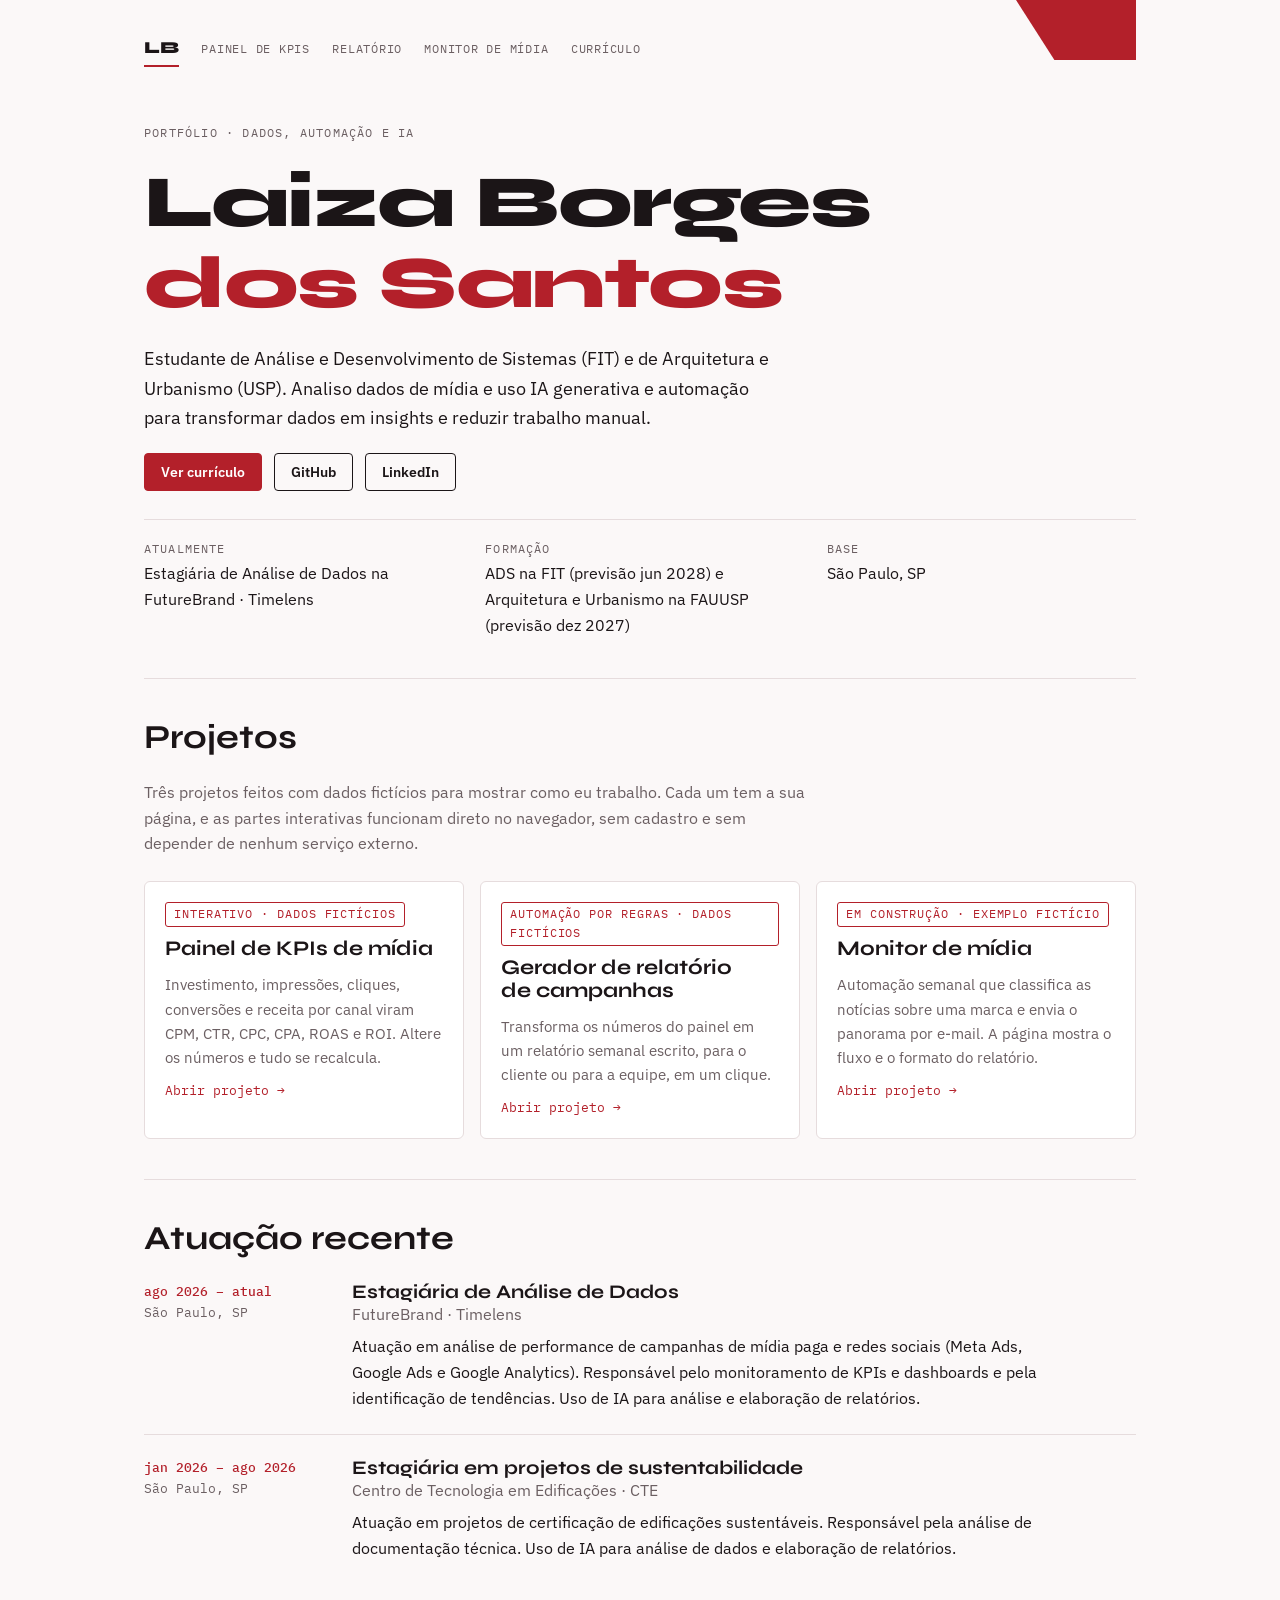
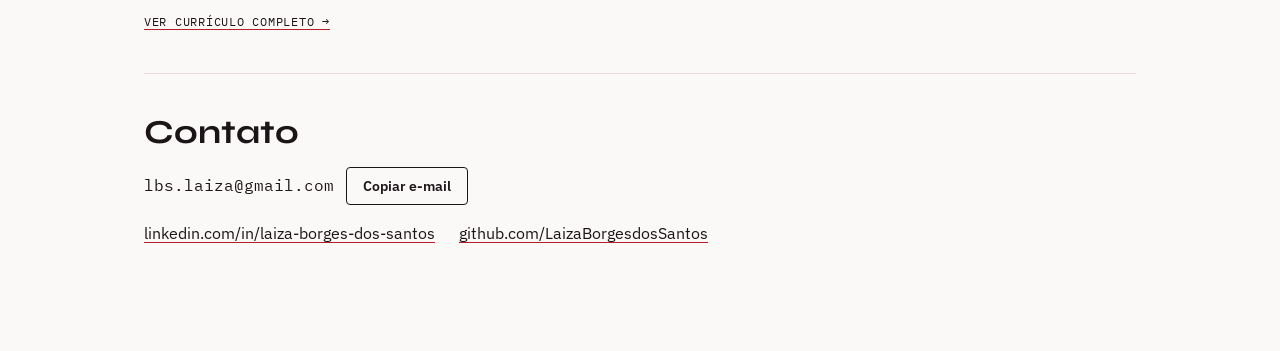
<file: index.html>
<!doctype html>
<html lang="pt-BR">
<head>
<meta charset="utf-8">
<meta name="viewport" content="width=device-width,initial-scale=1,viewport-fit=cover">
<title>Laiza Borges dos Santos · Dados, automação e IA</title>
<meta name="description" content="Portfólio de Laiza Borges dos Santos: análise de dados de mídia, automação e IA generativa. Projetos interativos, currículo e contato.">
<meta property="og:type" content="website">
<meta property="og:title" content="Laiza Borges dos Santos · Dados, automação e IA">
<meta property="og:description" content="Análise de dados de mídia, automação e IA generativa para transformar dados em insights e reduzir trabalho manual.">
<meta name="theme-color" content="#B3202A">
<link rel="icon" href="data:image/svg+xml,%3Csvg xmlns='http://www.w3.org/2000/svg' viewBox='0 0 32 32'%3E%3Crect width='32' height='32' rx='6' fill='%23B3202A'/%3E%3Ctext x='16' y='22' font-family='sans-serif' font-size='16' font-weight='700' text-anchor='middle' fill='white'%3ELB%3C/text%3E%3C/svg%3E">
<link rel="preconnect" href="https://fonts.googleapis.com">
<link rel="preconnect" href="https://fonts.gstatic.com" crossorigin>
<link href="https://fonts.googleapis.com/css2?family=IBM+Plex+Mono:wght@400;500&family=IBM+Plex+Sans:wght@400;500;600&family=Syne:wght@600;700;800&display=swap" rel="stylesheet">
<link rel="stylesheet" href="style.css">
</head>
<body>
<div class="page">
  <div class="corner" aria-hidden="true"></div>

  <nav class="nav" aria-label="Principal">
    <a class="brand" href="index.html" aria-current="page">LB</a>
    <a href="painel.html">Painel de KPIs</a>
    <a href="relatorio.html">Relatório</a>
    <a href="monitor.html">Monitor de mídia</a>
    <a href="curriculo.html">Currículo</a>
  </nav>

  <header class="hero">
    <p class="label">Portfólio · Dados, automação e IA</p>
    <h1>Laiza Borges <span>dos Santos</span></h1>
    <p class="lead">Estudante de Análise e Desenvolvimento de Sistemas (FIT) e de Arquitetura e Urbanismo (USP). Analiso dados de mídia e uso IA generativa e automação para transformar dados em insights e reduzir trabalho manual.</p>
    <div class="actions">
      <a class="btn primary" href="curriculo.html">Ver currículo</a>
      <a class="btn" href="https://github.com/LaizaBorgesdosSantos" target="_blank" rel="noopener">GitHub</a>
      <a class="btn" href="https://www.linkedin.com/in/laiza-borges-dos-santos" target="_blank" rel="noopener">LinkedIn</a>
    </div>
    <dl class="facts">
      <div><dt>Atualmente</dt><dd>Estagiária de Análise de Dados na FutureBrand · Timelens</dd></div>
      <div><dt>Formação</dt><dd>ADS na FIT (previsão jun 2028) e Arquitetura e Urbanismo na FAUUSP (previsão dez 2027)</dd></div>
      <div><dt>Base</dt><dd>São Paulo, SP</dd></div>
    </dl>
  </header>

  <section id="projetos">
    <h2>Projetos</h2>
    <p class="sub">Três projetos feitos com dados fictícios para mostrar como eu trabalho. Cada um tem a sua página, e as partes interativas funcionam direto no navegador, sem cadastro e sem depender de nenhum serviço externo.</p>
    <div class="cards">
      <a class="card" href="painel.html">
        <span class="tag">Interativo · dados fictícios</span>
        <h3>Painel de KPIs de mídia</h3>
        <p>Investimento, impressões, cliques, conversões e receita por canal viram CPM, CTR, CPC, CPA, ROAS e ROI. Altere os números e tudo se recalcula.</p>
        <span class="go">Abrir projeto →</span>
      </a>
      <a class="card" href="relatorio.html">
        <span class="tag">Automação por regras · dados fictícios</span>
        <h3>Gerador de relatório de campanhas</h3>
        <p>Transforma os números do painel em um relatório semanal escrito, para o cliente ou para a equipe, em um clique.</p>
        <span class="go">Abrir projeto →</span>
      </a>
      <a class="card" href="monitor.html">
        <span class="tag">Em construção · exemplo fictício</span>
        <h3>Monitor de mídia</h3>
        <p>Automação semanal que classifica as notícias sobre uma marca e envia o panorama por e-mail. A página mostra o fluxo e o formato do relatório.</p>
        <span class="go">Abrir projeto →</span>
      </a>
    </div>
  </section>

  <section id="atuacao">
    <h2>Atuação recente</h2>
    <div class="timeline">
      <article class="job">
        <div class="when"><strong>ago 2026 – atual</strong>São Paulo, SP</div>
        <div>
          <h3>Estagiária de Análise de Dados</h3>
          <p class="org">FutureBrand · Timelens</p>
          <p class="d">Atuação em análise de performance de campanhas de mídia paga e redes sociais (Meta Ads, Google Ads e Google Analytics). Responsável pelo monitoramento de KPIs e dashboards e pela identificação de tendências. Uso de IA para análise e elaboração de relatórios.</p>
        </div>
      </article>
      <article class="job">
        <div class="when"><strong>jan 2026 – ago 2026</strong>São Paulo, SP</div>
        <div>
          <h3>Estagiária em projetos de sustentabilidade</h3>
          <p class="org">Centro de Tecnologia em Edificações · CTE</p>
          <p class="d">Atuação em projetos de certificação de edificações sustentáveis. Responsável pela análise de documentação técnica. Uso de IA para análise de dados e elaboração de relatórios.</p>
        </div>
      </article>
    </div>
    <p><a class="back" href="curriculo.html">Ver currículo completo →</a></p>
  </section>

  <section class="contact" id="contato">
    <h2>Contato</h2>
    <div class="mail">
      <code id="email">lbs.laiza@gmail.com</code>
      <button type="button" id="copy">Copiar e-mail</button>
      <span class="legend" id="copy-msg" role="status"></span>
    </div>
    <p class="links">
      <a href="https://www.linkedin.com/in/laiza-borges-dos-santos" target="_blank" rel="noopener">linkedin.com/in/laiza-borges-dos-santos</a>
      <a href="https://github.com/LaizaBorgesdosSantos" target="_blank" rel="noopener">github.com/LaizaBorgesdosSantos</a>
    </p>
  </section>
</div>
<script src="common.js"></script>
</body>
</html>
</file>
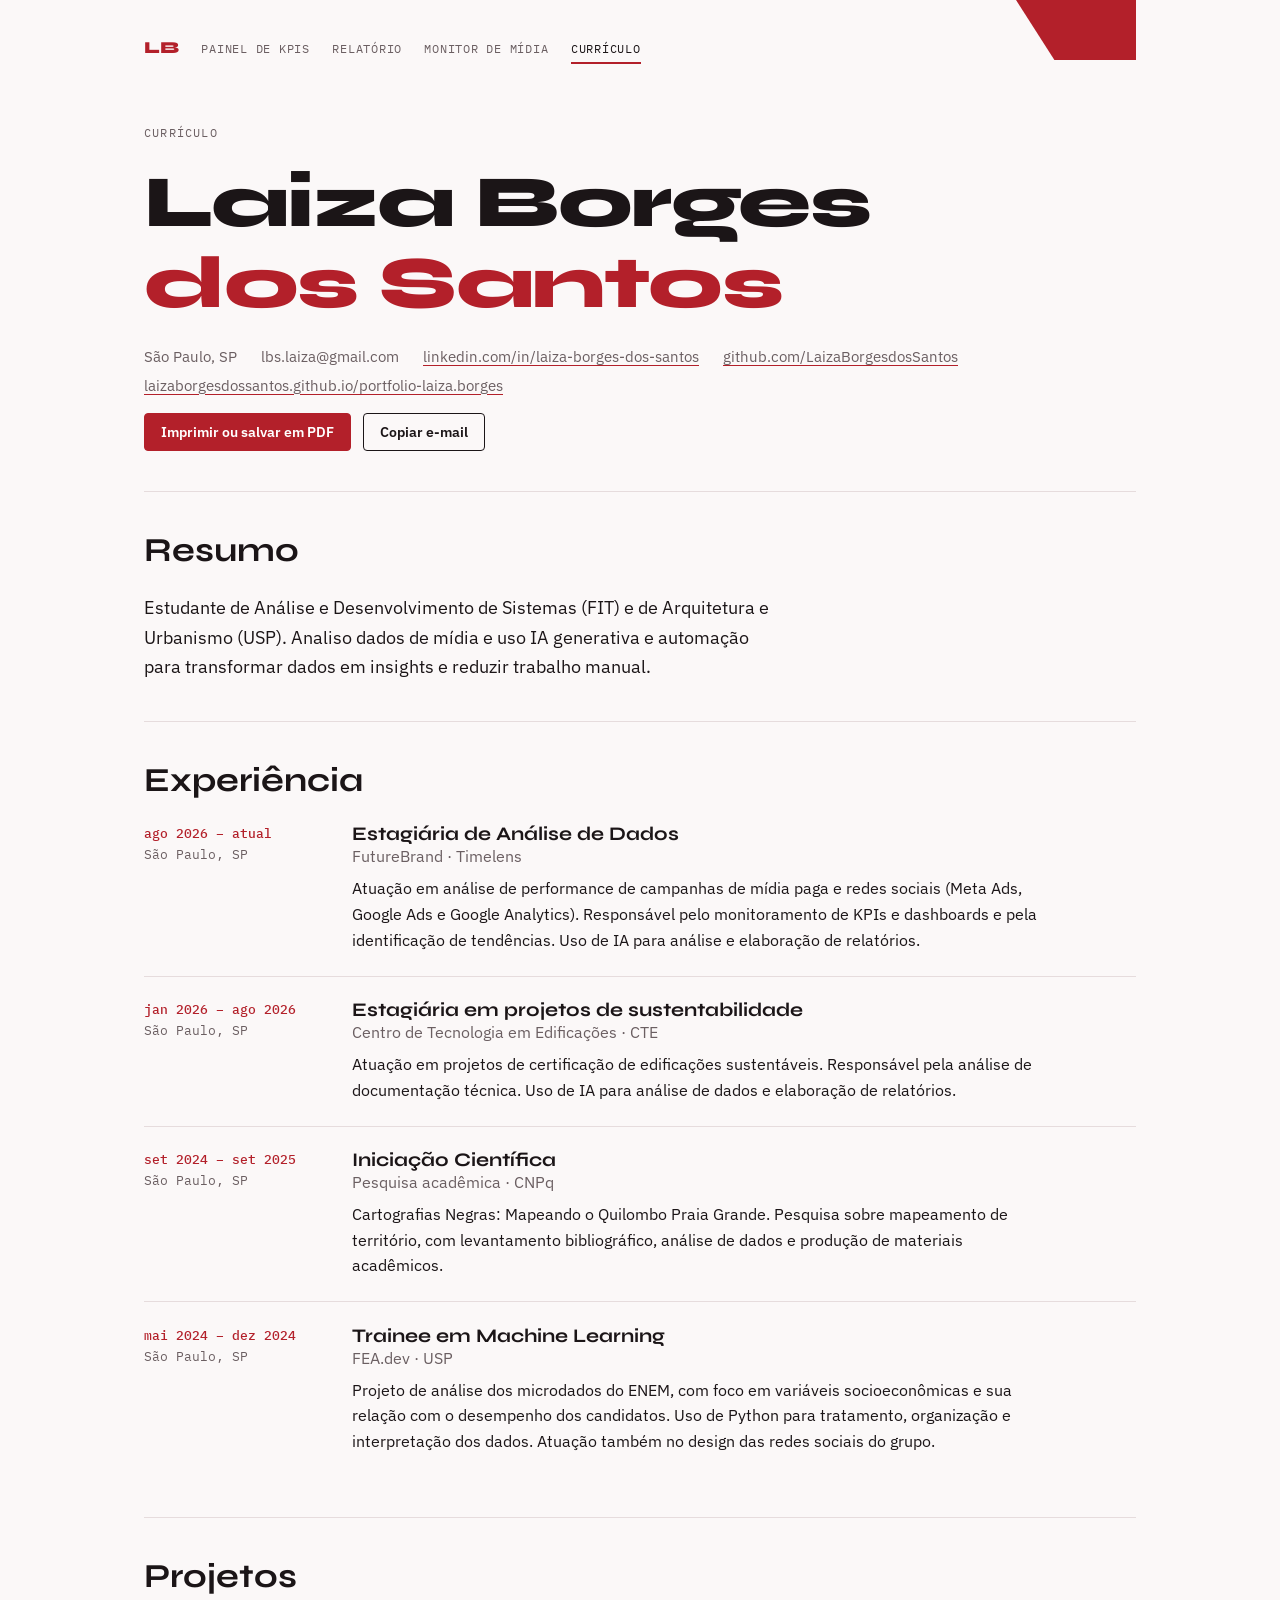
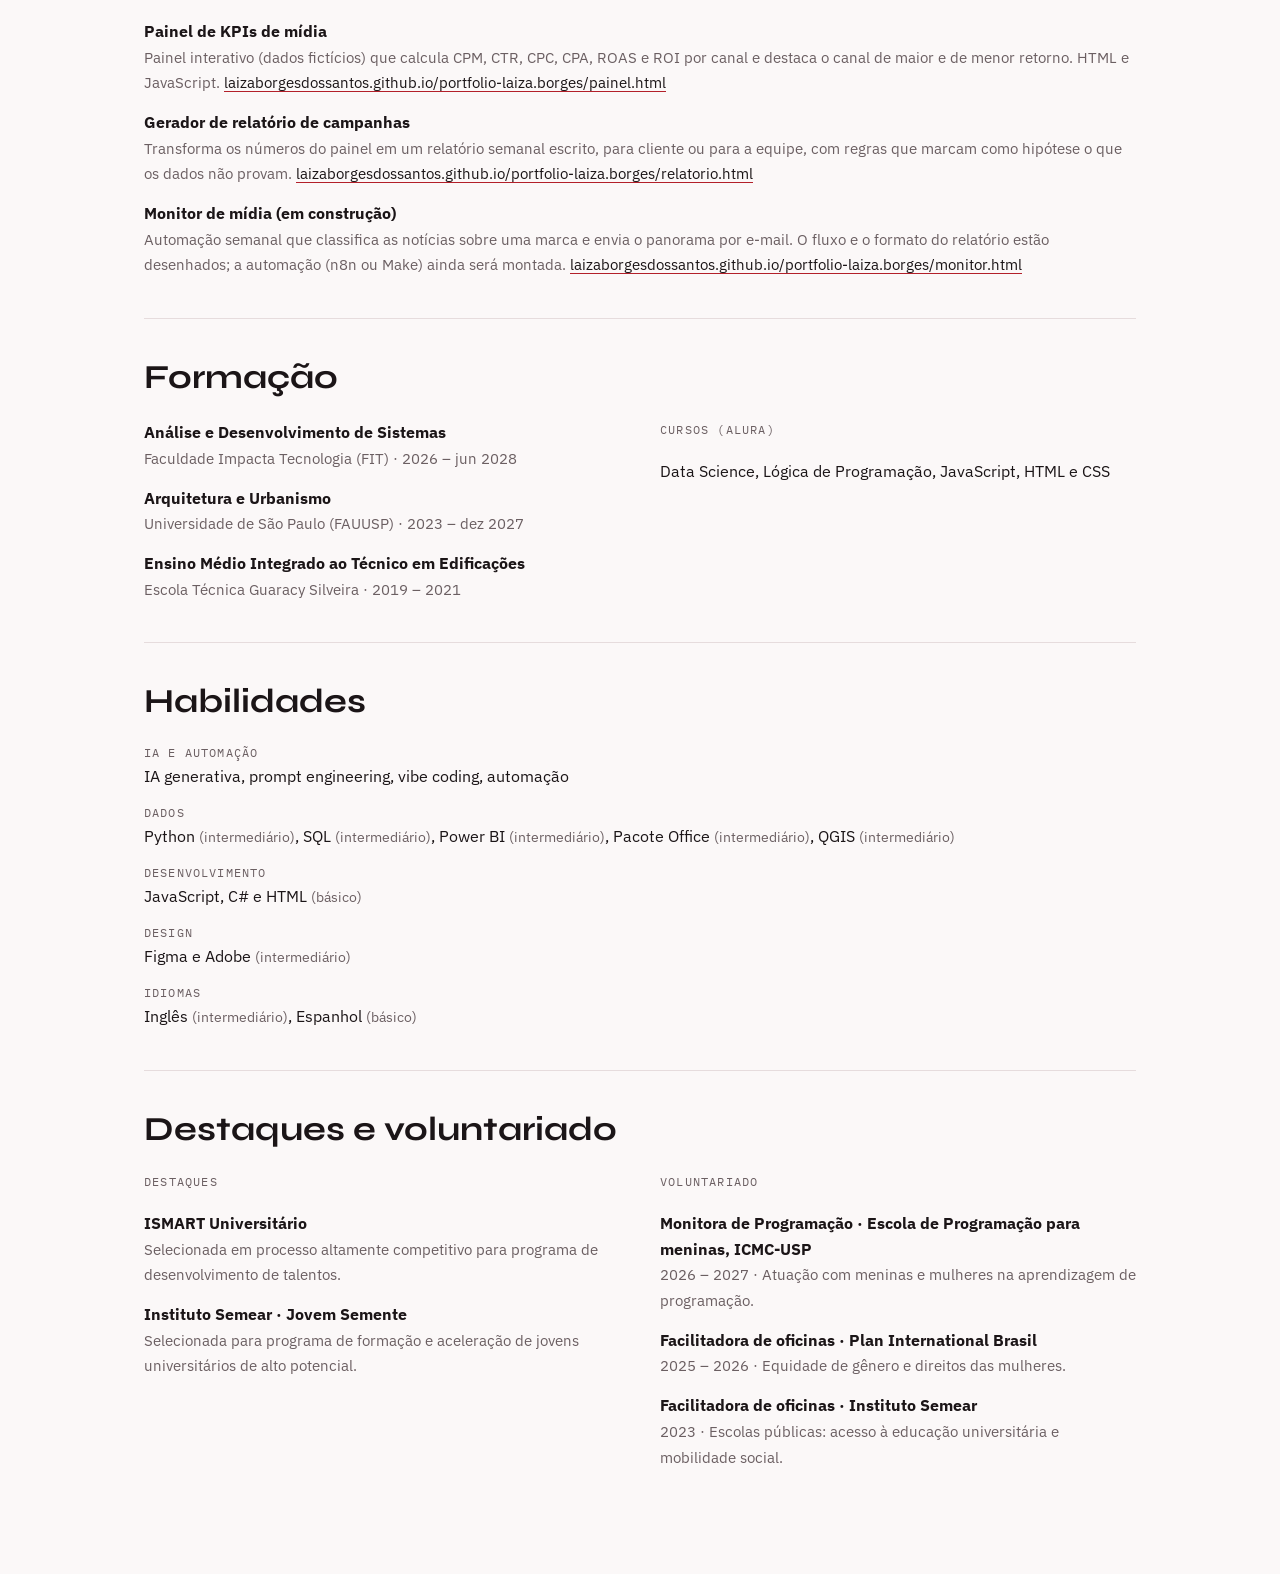
<file: curriculo.html>
<!doctype html>
<html lang="pt-BR">
<head>
<meta charset="utf-8">
<meta name="viewport" content="width=device-width,initial-scale=1,viewport-fit=cover">
<title>Currículo · Laiza Borges dos Santos</title>
<meta name="description" content="Currículo de Laiza Borges dos Santos: experiência em análise de dados de mídia, formação em ADS (FIT) e Arquitetura e Urbanismo (USP), habilidades, destaques e voluntariado.">
<meta property="og:type" content="profile">
<meta property="og:title" content="Currículo · Laiza Borges dos Santos">
<meta property="og:description" content="Experiência, formação, habilidades, destaques e voluntariado.">
<meta name="theme-color" content="#B3202A">
<link rel="icon" href="data:image/svg+xml,%3Csvg xmlns='http://www.w3.org/2000/svg' viewBox='0 0 32 32'%3E%3Crect width='32' height='32' rx='6' fill='%23B3202A'/%3E%3Ctext x='16' y='22' font-family='sans-serif' font-size='16' font-weight='700' text-anchor='middle' fill='white'%3ELB%3C/text%3E%3C/svg%3E">
<link rel="preconnect" href="https://fonts.googleapis.com">
<link rel="preconnect" href="https://fonts.gstatic.com" crossorigin>
<link href="https://fonts.googleapis.com/css2?family=IBM+Plex+Mono:wght@400;500&family=IBM+Plex+Sans:wght@400;500;600&family=Syne:wght@600;700;800&display=swap" rel="stylesheet">
<link rel="stylesheet" href="style.css">
</head>
<body>
<div class="page">
  <div class="corner" aria-hidden="true"></div>

  <nav class="nav" aria-label="Principal">
    <a class="brand" href="index.html">LB</a>
    <a href="painel.html">Painel de KPIs</a>
    <a href="relatorio.html">Relatório</a>
    <a href="monitor.html">Monitor de mídia</a>
    <a href="curriculo.html" aria-current="page">Currículo</a>
  </nav>

  <header class="hero">
    <p class="label">Currículo</p>
    <h1>Laiza Borges <span>dos Santos</span></h1>
    <div class="cv-top">
      <p class="cv-contact">
        <span>São Paulo, SP</span>
        <span id="email">lbs.laiza@gmail.com</span>
        <a href="https://www.linkedin.com/in/laiza-borges-dos-santos" target="_blank" rel="noopener">linkedin.com/in/laiza-borges-dos-santos</a>
        <a href="https://github.com/LaizaBorgesdosSantos" target="_blank" rel="noopener">github.com/LaizaBorgesdosSantos</a>
        <a href="https://laizaborgesdossantos.github.io/portfolio-laiza.borges/" target="_blank" rel="noopener">laizaborgesdossantos.github.io/portfolio-laiza.borges</a>
      </p>
      <div class="actions noprint">
        <button type="button" id="print" class="primary">Imprimir ou salvar em PDF</button>
        <button type="button" id="copy">Copiar e-mail</button>
        <span class="legend" id="copy-msg" role="status"></span>
      </div>
    </div>
  </header>

  <section id="resumo">
    <h2>Resumo</h2>
    <p class="lead">Estudante de Análise e Desenvolvimento de Sistemas (FIT) e de Arquitetura e Urbanismo (USP). Analiso dados de mídia e uso IA generativa e automação para transformar dados em insights e reduzir trabalho manual.</p>
  </section>

  <section id="experiencia">
    <h2>Experiência</h2>
    <div class="timeline">
      <article class="job">
        <div class="when"><strong>ago 2026 – atual</strong>São Paulo, SP</div>
        <div>
          <h3>Estagiária de Análise de Dados</h3>
          <p class="org">FutureBrand · Timelens</p>
          <p class="d">Atuação em análise de performance de campanhas de mídia paga e redes sociais (Meta Ads, Google Ads e Google Analytics). Responsável pelo monitoramento de KPIs e dashboards e pela identificação de tendências. Uso de IA para análise e elaboração de relatórios.</p>
        </div>
      </article>
      <article class="job">
        <div class="when"><strong>jan 2026 – ago 2026</strong>São Paulo, SP</div>
        <div>
          <h3>Estagiária em projetos de sustentabilidade</h3>
          <p class="org">Centro de Tecnologia em Edificações · CTE</p>
          <p class="d">Atuação em projetos de certificação de edificações sustentáveis. Responsável pela análise de documentação técnica. Uso de IA para análise de dados e elaboração de relatórios.</p>
        </div>
      </article>
      <article class="job">
        <div class="when"><strong>set 2024 – set 2025</strong>São Paulo, SP</div>
        <div>
          <h3>Iniciação Científica</h3>
          <p class="org">Pesquisa acadêmica · CNPq</p>
          <p class="d">Cartografias Negras: Mapeando o Quilombo Praia Grande. Pesquisa sobre mapeamento de território, com levantamento bibliográfico, análise de dados e produção de materiais acadêmicos.</p>
        </div>
      </article>
      <article class="job">
        <div class="when"><strong>mai 2024 – dez 2024</strong>São Paulo, SP</div>
        <div>
          <h3>Trainee em Machine Learning</h3>
          <p class="org">FEA.dev · USP</p>
          <p class="d">Projeto de análise dos microdados do ENEM, com foco em variáveis socioeconômicas e sua relação com o desempenho dos candidatos. Uso de Python para tratamento, organização e interpretação dos dados. Atuação também no design das redes sociais do grupo.</p>
        </div>
      </article>
    </div>
  </section>

  <section id="projetos">
    <h2>Projetos</h2>
    <ul class="plain">
      <li>
        <strong>Painel de KPIs de mídia</strong>
        <span>Painel interativo (dados fictícios) que calcula CPM, CTR, CPC, CPA, ROAS e ROI por canal e destaca o canal de maior e de menor retorno. HTML e JavaScript. <a href="https://laizaborgesdossantos.github.io/portfolio-laiza.borges/painel.html" target="_blank" rel="noopener">laizaborgesdossantos.github.io/portfolio-laiza.borges/painel.html</a></span>
      </li>
      <li>
        <strong>Gerador de relatório de campanhas</strong>
        <span>Transforma os números do painel em um relatório semanal escrito, para cliente ou para a equipe, com regras que marcam como hipótese o que os dados não provam. <a href="https://laizaborgesdossantos.github.io/portfolio-laiza.borges/relatorio.html" target="_blank" rel="noopener">laizaborgesdossantos.github.io/portfolio-laiza.borges/relatorio.html</a></span>
      </li>
      <li>
        <strong>Monitor de mídia (em construção)</strong>
        <span>Automação semanal que classifica as notícias sobre uma marca e envia o panorama por e-mail. O fluxo e o formato do relatório estão desenhados; a automação (n8n ou Make) ainda será montada. <a href="https://laizaborgesdossantos.github.io/portfolio-laiza.borges/monitor.html" target="_blank" rel="noopener">laizaborgesdossantos.github.io/portfolio-laiza.borges/monitor.html</a></span>
      </li>
    </ul>
  </section>

  <section id="formacao">
    <h2>Formação</h2>
    <div class="two">
      <ul class="plain">
        <li><strong>Análise e Desenvolvimento de Sistemas</strong><span>Faculdade Impacta Tecnologia (FIT) · 2026 – jun 2028</span></li>
        <li><strong>Arquitetura e Urbanismo</strong><span>Universidade de São Paulo (FAUUSP) · 2023 – dez 2027</span></li>
        <li><strong>Ensino Médio Integrado ao Técnico em Edificações</strong><span>Escola Técnica Guaracy Silveira · 2019 – 2021</span></li>
      </ul>
      <div>
        <p class="label">Cursos (Alura)</p>
        <p>Data Science, Lógica de Programação, JavaScript, HTML e CSS</p>
      </div>
    </div>
  </section>

  <section id="habilidades">
    <h2>Habilidades</h2>
    <dl class="rows">
      <div><dt>IA e automação</dt><dd>IA generativa, prompt engineering, vibe coding, automação</dd></div>
      <div><dt>Dados</dt><dd>Python <span class="lvl">(intermediário)</span>, SQL <span class="lvl">(intermediário)</span>, Power BI <span class="lvl">(intermediário)</span>, Pacote Office <span class="lvl">(intermediário)</span>, QGIS <span class="lvl">(intermediário)</span></dd></div>
      <div><dt>Desenvolvimento</dt><dd>JavaScript, C# e HTML <span class="lvl">(básico)</span></dd></div>
      <div><dt>Design</dt><dd>Figma e Adobe <span class="lvl">(intermediário)</span></dd></div>
      <div><dt>Idiomas</dt><dd>Inglês <span class="lvl">(intermediário)</span>, Espanhol <span class="lvl">(básico)</span></dd></div>
    </dl>
  </section>

  <section id="outras">
    <h2>Destaques e voluntariado</h2>
    <div class="two">
      <div>
        <p class="label">Destaques</p>
        <ul class="plain">
          <li><strong>ISMART Universitário</strong><span>Selecionada em processo altamente competitivo para programa de desenvolvimento de talentos.</span></li>
          <li><strong>Instituto Semear · Jovem Semente</strong><span>Selecionada para programa de formação e aceleração de jovens universitários de alto potencial.</span></li>
        </ul>
      </div>
      <div>
        <p class="label">Voluntariado</p>
        <ul class="plain">
          <li><strong>Monitora de Programação · Escola de Programação para meninas, ICMC-USP</strong><span>2026 – 2027 · Atuação com meninas e mulheres na aprendizagem de programação.</span></li>
          <li><strong>Facilitadora de oficinas · Plan International Brasil</strong><span>2025 – 2026 · Equidade de gênero e direitos das mulheres.</span></li>
          <li><strong>Facilitadora de oficinas · Instituto Semear</strong><span>2023 · Escolas públicas: acesso à educação universitária e mobilidade social.</span></li>
        </ul>
      </div>
    </div>
  </section>

</div>

<script src="common.js"></script>
<script>
document.getElementById('print').addEventListener('click', function () { window.print(); });
</script>
</body>
</html>
</file>
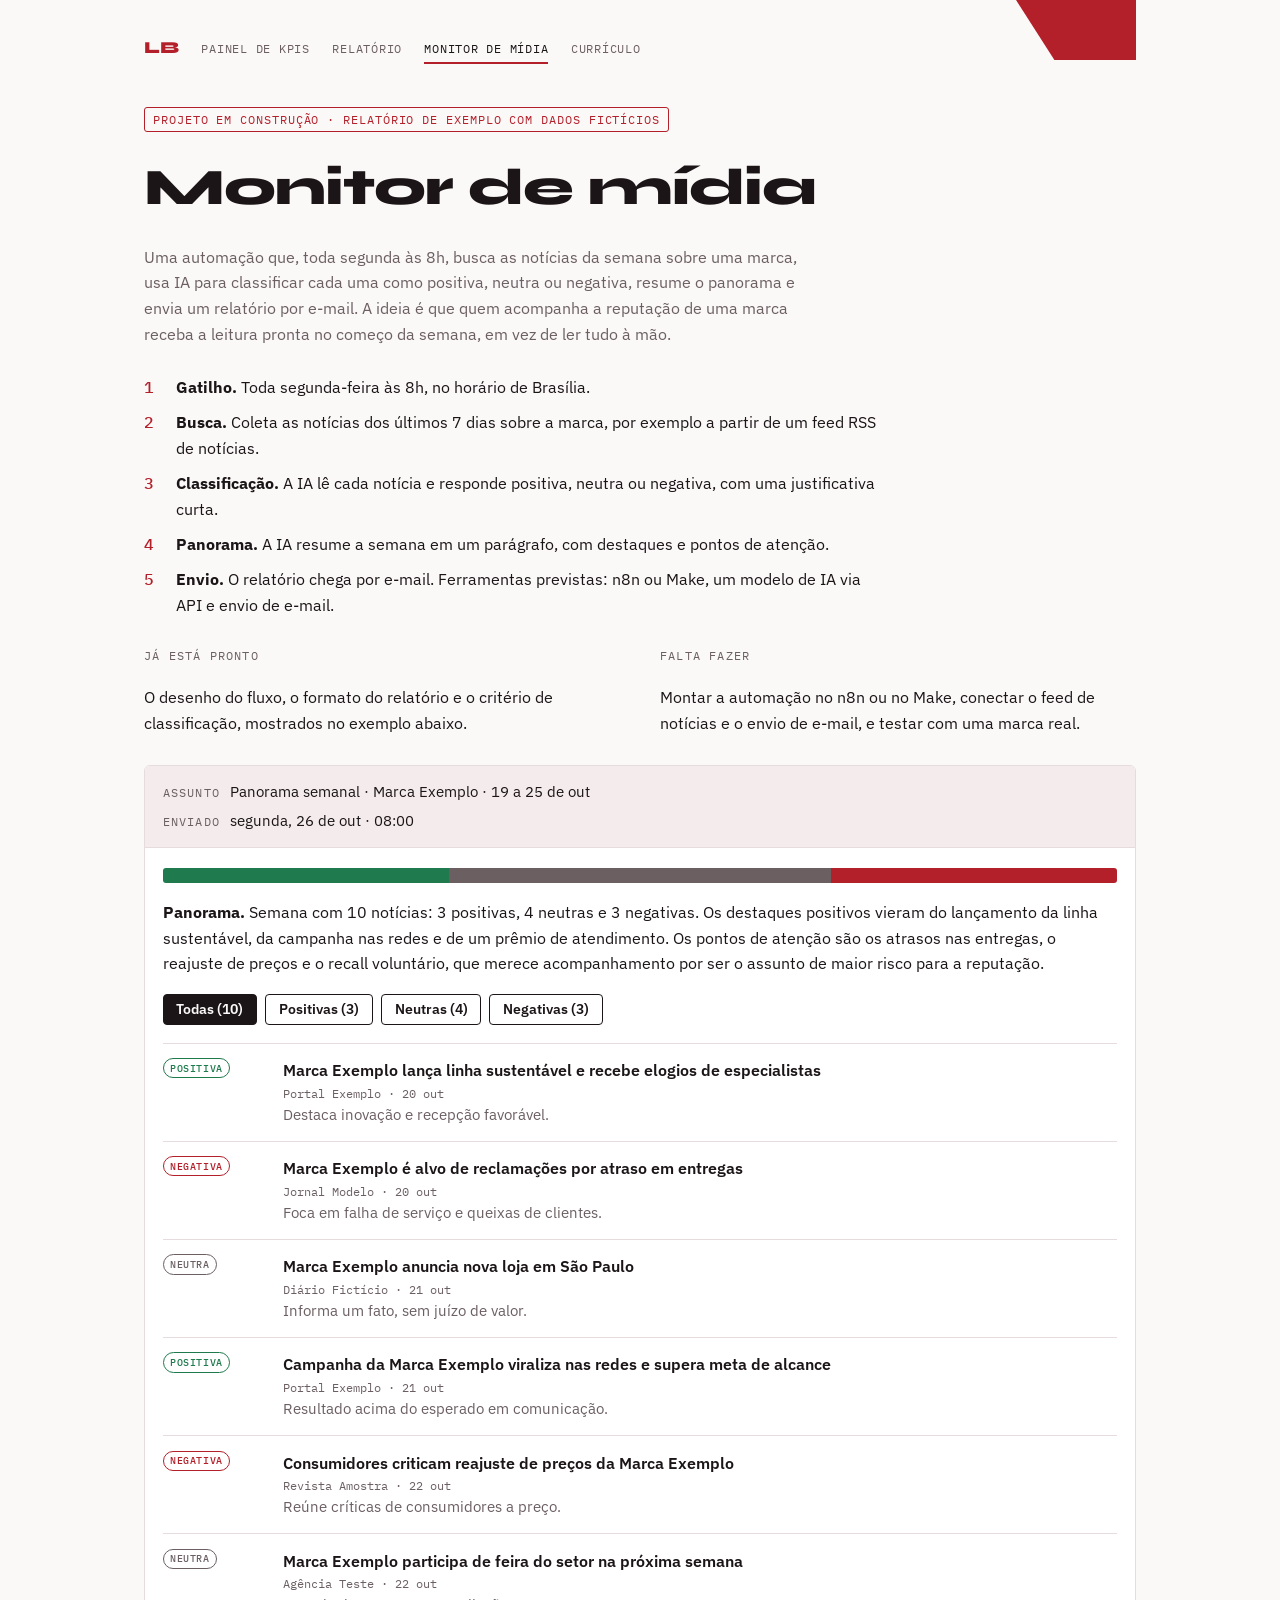
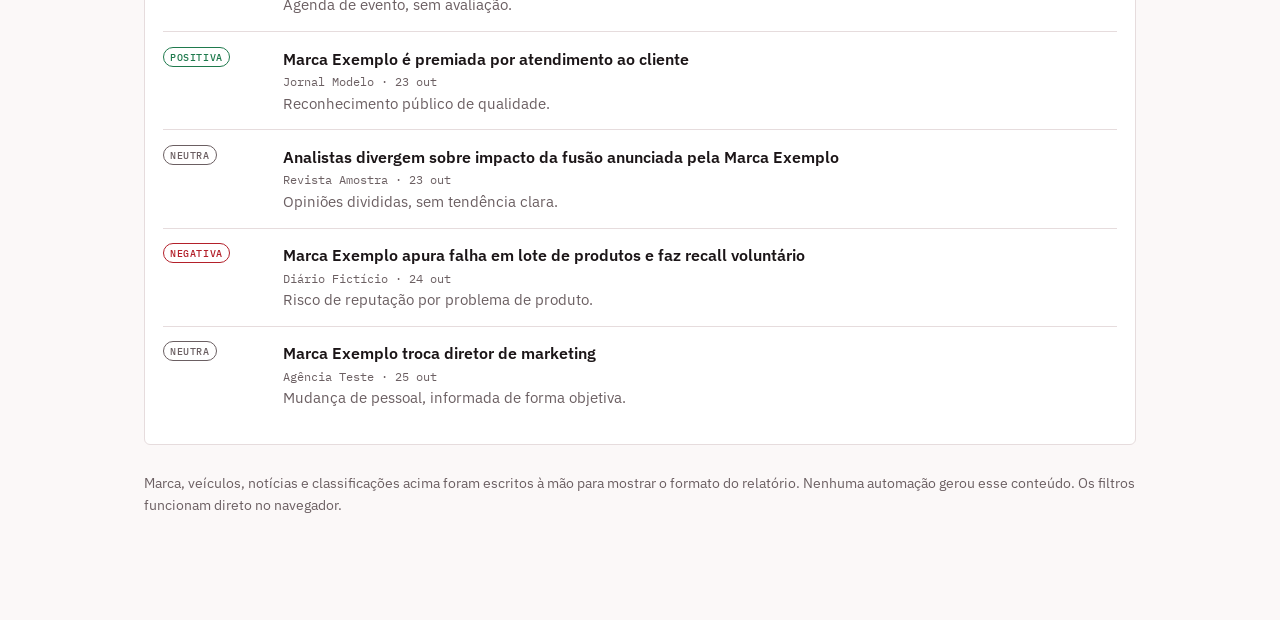
<file: monitor.html>
<!doctype html>
<html lang="pt-BR">
<head>
<meta charset="utf-8">
<meta name="viewport" content="width=device-width,initial-scale=1,viewport-fit=cover">
<title>Monitor de mídia · Laiza Borges</title>
<meta name="description" content="Projeto em construção: automação semanal que busca notícias sobre uma marca, classifica cada uma como positiva, neutra ou negativa e envia o panorama por e-mail. Exemplo com dados fictícios.">
<meta property="og:type" content="website">
<meta property="og:title" content="Monitor de mídia · Laiza Borges">
<meta property="og:description" content="Fluxo e formato do relatório semanal de reputação de marca, com exemplo fictício.">
<meta name="theme-color" content="#B3202A">
<link rel="icon" href="data:image/svg+xml,%3Csvg xmlns='http://www.w3.org/2000/svg' viewBox='0 0 32 32'%3E%3Crect width='32' height='32' rx='6' fill='%23B3202A'/%3E%3Ctext x='16' y='22' font-family='sans-serif' font-size='16' font-weight='700' text-anchor='middle' fill='white'%3ELB%3C/text%3E%3C/svg%3E">
<link rel="preconnect" href="https://fonts.googleapis.com">
<link rel="preconnect" href="https://fonts.gstatic.com" crossorigin>
<link href="https://fonts.googleapis.com/css2?family=IBM+Plex+Mono:wght@400;500&family=IBM+Plex+Sans:wght@400;500;600&family=Syne:wght@600;700;800&display=swap" rel="stylesheet">
<link rel="stylesheet" href="style.css">
</head>
<body>
<div class="page">
  <div class="corner" aria-hidden="true"></div>

  <nav class="nav" aria-label="Principal">
    <a class="brand" href="index.html">LB</a>
    <a href="painel.html">Painel de KPIs</a>
    <a href="relatorio.html">Relatório</a>
    <a href="monitor.html" aria-current="page">Monitor de mídia</a>
    <a href="curriculo.html">Currículo</a>
  </nav>

  <section class="demo" style="border-top:0">
    <span class="tag">Projeto em construção · relatório de exemplo com dados fictícios</span>
    <h1 style="font-size:clamp(2rem,6vw,3.2rem)">Monitor de mídia</h1>
    <p class="sub">Uma automação que, toda segunda às 8h, busca as notícias da semana sobre uma marca, usa IA para classificar cada uma como positiva, neutra ou negativa, resume o panorama e envia um relatório por e-mail. A ideia é que quem acompanha a reputação de uma marca receba a leitura pronta no começo da semana, em vez de ler tudo à mão.</p>

    <ol class="steps">
      <li><strong>Gatilho.</strong> Toda segunda-feira às 8h, no horário de Brasília.</li>
      <li><strong>Busca.</strong> Coleta as notícias dos últimos 7 dias sobre a marca, por exemplo a partir de um feed RSS de notícias.</li>
      <li><strong>Classificação.</strong> A IA lê cada notícia e responde positiva, neutra ou negativa, com uma justificativa curta.</li>
      <li><strong>Panorama.</strong> A IA resume a semana em um parágrafo, com destaques e pontos de atenção.</li>
      <li><strong>Envio.</strong> O relatório chega por e-mail. Ferramentas previstas: n8n ou Make, um modelo de IA via API e envio de e-mail.</li>
    </ol>

    <div class="two">
      <div>
        <p class="label">Já está pronto</p>
        <p>O desenho do fluxo, o formato do relatório e o critério de classificação, mostrados no exemplo abaixo.</p>
      </div>
      <div>
        <p class="label">Falta fazer</p>
        <p>Montar a automação no n8n ou no Make, conectar o feed de notícias e o envio de e-mail, e testar com uma marca real.</p>
      </div>
    </div>

    <div class="mail-frame" role="group" aria-label="Exemplo de relatório recebido por e-mail">
      <div class="mail-head">
        <div><span class="label">Assunto</span>Panorama semanal · Marca Exemplo · 19 a 25 de out</div>
        <div><span class="label">Enviado</span>segunda, 26 de out · 08:00</div>
      </div>
      <div class="mail-body">
        <div class="dist" id="mon-dist" role="img" aria-label=""></div>
        <p id="mon-summary"></p>
        <div class="filters" id="mon-filters" role="group" aria-label="Filtrar notícias por classificação"></div>
        <div id="mon-list"></div>
      </div>
    </div>
    <p class="legend">Marca, veículos, notícias e classificações acima foram escritos à mão para mostrar o formato do relatório. Nenhuma automação gerou esse conteúdo. Os filtros funcionam direto no navegador.</p>
  </section>
</div>

<script>
(function () {
  var NEWS = [
    { s: 'positiva', t: 'Marca Exemplo lança linha sustentável e recebe elogios de especialistas', src: 'Portal Exemplo', d: '20 out', why: 'Destaca inovação e recepção favorável.' },
    { s: 'negativa', t: 'Marca Exemplo é alvo de reclamações por atraso em entregas', src: 'Jornal Modelo', d: '20 out', why: 'Foca em falha de serviço e queixas de clientes.' },
    { s: 'neutra',   t: 'Marca Exemplo anuncia nova loja em São Paulo', src: 'Diário Fictício', d: '21 out', why: 'Informa um fato, sem juízo de valor.' },
    { s: 'positiva', t: 'Campanha da Marca Exemplo viraliza nas redes e supera meta de alcance', src: 'Portal Exemplo', d: '21 out', why: 'Resultado acima do esperado em comunicação.' },
    { s: 'negativa', t: 'Consumidores criticam reajuste de preços da Marca Exemplo', src: 'Revista Amostra', d: '22 out', why: 'Reúne críticas de consumidores a preço.' },
    { s: 'neutra',   t: 'Marca Exemplo participa de feira do setor na próxima semana', src: 'Agência Teste', d: '22 out', why: 'Agenda de evento, sem avaliação.' },
    { s: 'positiva', t: 'Marca Exemplo é premiada por atendimento ao cliente', src: 'Jornal Modelo', d: '23 out', why: 'Reconhecimento público de qualidade.' },
    { s: 'neutra',   t: 'Analistas divergem sobre impacto da fusão anunciada pela Marca Exemplo', src: 'Revista Amostra', d: '23 out', why: 'Opiniões divididas, sem tendência clara.' },
    { s: 'negativa', t: 'Marca Exemplo apura falha em lote de produtos e faz recall voluntário', src: 'Diário Fictício', d: '24 out', why: 'Risco de reputação por problema de produto.' },
    { s: 'neutra',   t: 'Marca Exemplo troca diretor de marketing', src: 'Agência Teste', d: '25 out', why: 'Mudança de pessoal, informada de forma objetiva.' }
  ];
  var LBL = { positiva: 'Positiva', neutra: 'Neutra', negativa: 'Negativa' };
  var CLS = { positiva: 'good', neutra: 'neutral', negativa: 'bad' };
  var PLURAL = { todas: 'Todas', positiva: 'Positivas', neutra: 'Neutras', negativa: 'Negativas' };
  var filter = 'todas';

  function count(s) { return NEWS.filter(function (x) { return x.s === s; }).length; }
  var n = NEWS.length, p = count('positiva'), u = count('neutra'), g = count('negativa');

  document.getElementById('mon-summary').innerHTML =
    '<strong>Panorama.</strong> Semana com ' + n + ' notícias: ' + p + ' positivas, ' + u + ' neutras e ' + g + ' negativas. ' +
    'Os destaques positivos vieram do lançamento da linha sustentável, da campanha nas redes e de um prêmio de atendimento. ' +
    'Os pontos de atenção são os atrasos nas entregas, o reajuste de preços e o recall voluntário, que merece acompanhamento por ser o assunto de maior risco para a reputação.';

  var dist = document.getElementById('mon-dist');
  dist.setAttribute('aria-label', p + ' positivas, ' + u + ' neutras e ' + g + ' negativas');
  dist.innerHTML =
    '<span class="good" style="width:' + (p / n * 100) + '%"></span>' +
    '<span class="neutral" style="width:' + (u / n * 100) + '%"></span>' +
    '<span class="bad" style="width:' + (g / n * 100) + '%"></span>';

  var filters = document.getElementById('mon-filters');
  function render() {
    filters.innerHTML = ['todas', 'positiva', 'neutra', 'negativa'].map(function (f) {
      var c = f === 'todas' ? n : count(f);
      return '<button type="button" data-f="' + f + '" aria-pressed="' + (filter === f) + '">' + PLURAL[f] + ' (' + c + ')</button>';
    }).join('');
    document.getElementById('mon-list').innerHTML = NEWS.filter(function (x) {
      return filter === 'todas' || x.s === filter;
    }).map(function (x) {
      return '<div class="news-item"><span class="pill ' + CLS[x.s] + '">' + LBL[x.s] + '</span>' +
        '<div><div class="t">' + x.t + '</div><div class="meta">' + x.src + ' · ' + x.d + '</div><div class="why">' + x.why + '</div></div></div>';
    }).join('');
  }
  filters.addEventListener('click', function (e) {
    var b = e.target.closest('button');
    if (!b) return;
    filter = b.dataset.f;
    render();
  });
  render();
})();
</script>
</body>
</html>
</file>
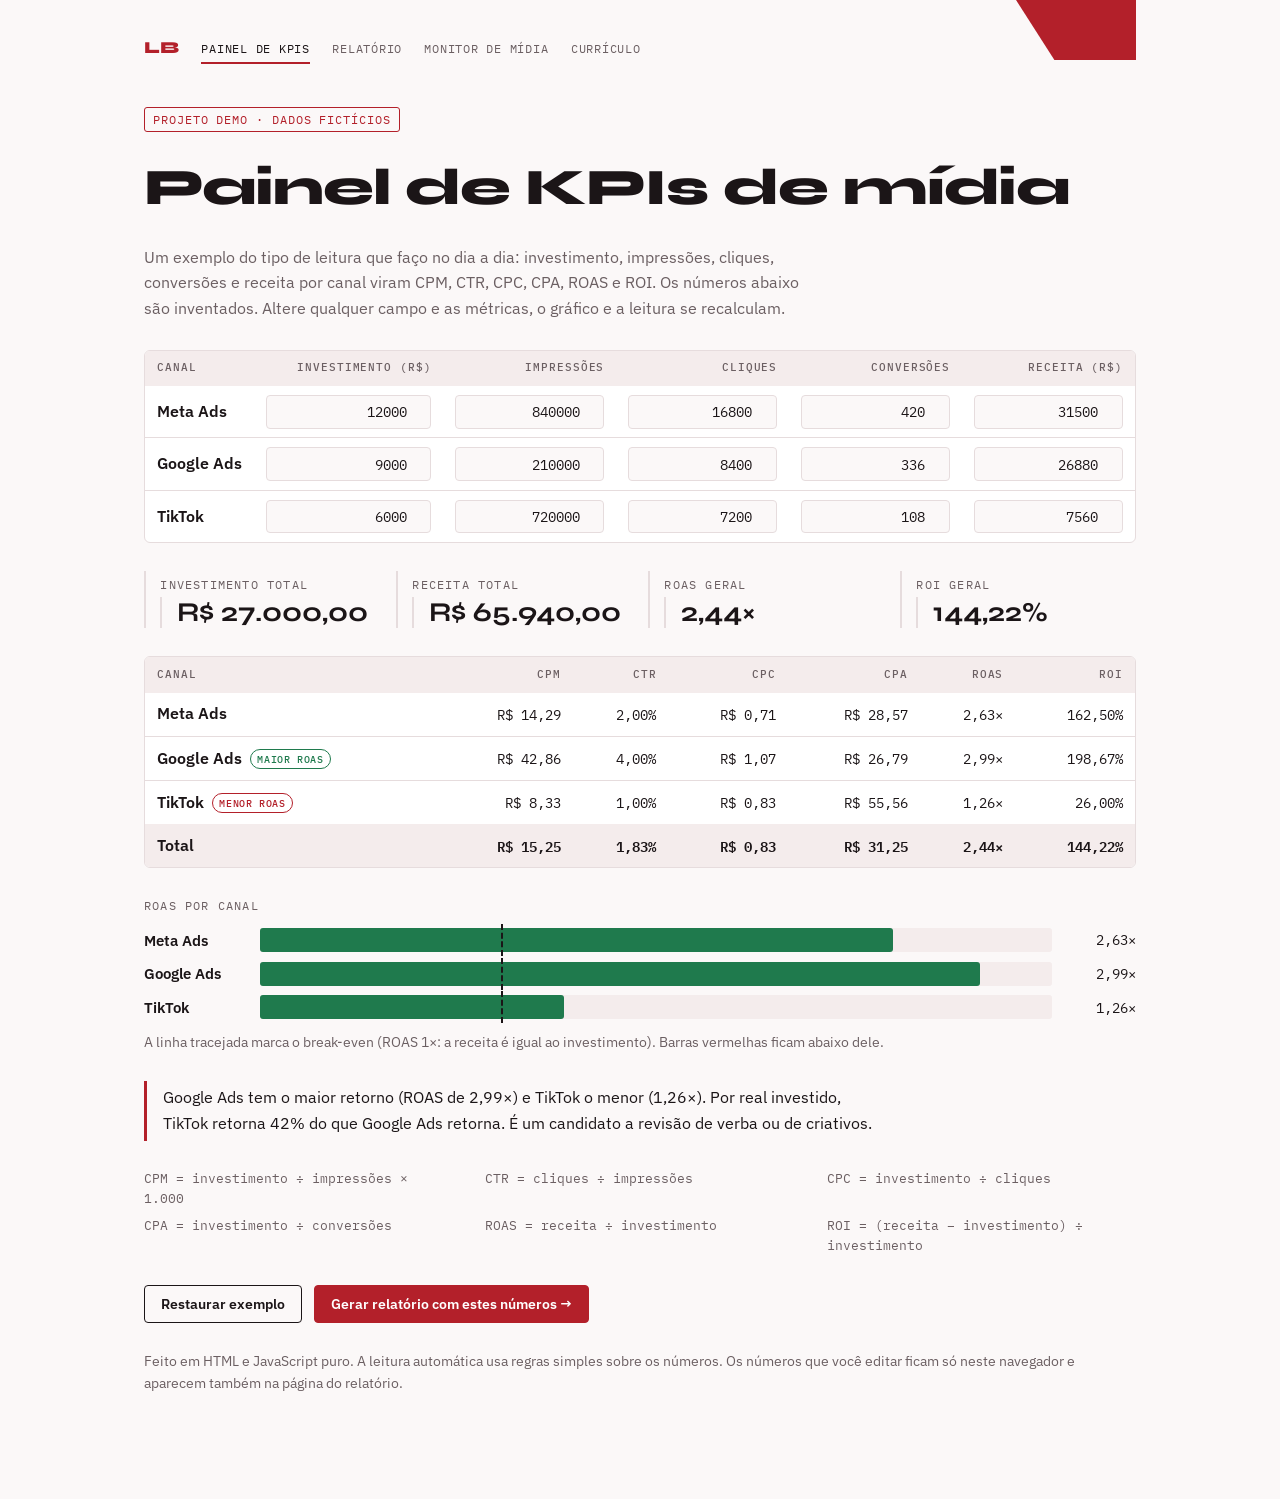
<file: painel.html>
<!doctype html>
<html lang="pt-BR">
<head>
<meta charset="utf-8">
<meta name="viewport" content="width=device-width,initial-scale=1,viewport-fit=cover">
<title>Painel de KPIs de mídia · Laiza Borges</title>
<meta name="description" content="Painel interativo com dados fictícios: investimento, impressões, cliques, conversões e receita por canal viram CPM, CTR, CPC, CPA, ROAS e ROI.">
<meta property="og:type" content="website">
<meta property="og:title" content="Painel de KPIs de mídia · Laiza Borges">
<meta property="og:description" content="Altere os números de cada canal e veja CPM, CTR, CPC, CPA, ROAS e ROI se recalcularem.">
<meta name="theme-color" content="#B3202A">
<link rel="icon" href="data:image/svg+xml,%3Csvg xmlns='http://www.w3.org/2000/svg' viewBox='0 0 32 32'%3E%3Crect width='32' height='32' rx='6' fill='%23B3202A'/%3E%3Ctext x='16' y='22' font-family='sans-serif' font-size='16' font-weight='700' text-anchor='middle' fill='white'%3ELB%3C/text%3E%3C/svg%3E">
<link rel="preconnect" href="https://fonts.googleapis.com">
<link rel="preconnect" href="https://fonts.gstatic.com" crossorigin>
<link href="https://fonts.googleapis.com/css2?family=IBM+Plex+Mono:wght@400;500&family=IBM+Plex+Sans:wght@400;500;600&family=Syne:wght@600;700;800&display=swap" rel="stylesheet">
<link rel="stylesheet" href="style.css">
</head>
<body>
<div class="page">
  <div class="corner" aria-hidden="true"></div>

  <nav class="nav" aria-label="Principal">
    <a class="brand" href="index.html">LB</a>
    <a href="painel.html" aria-current="page">Painel de KPIs</a>
    <a href="relatorio.html">Relatório</a>
    <a href="monitor.html">Monitor de mídia</a>
    <a href="curriculo.html">Currículo</a>
  </nav>

  <section class="demo" style="border-top:0">
    <span class="tag">Projeto demo · dados fictícios</span>
    <h1 style="font-size:clamp(2rem,6vw,3.2rem)">Painel de KPIs de mídia</h1>
    <p class="sub">Um exemplo do tipo de leitura que faço no dia a dia: investimento, impressões, cliques, conversões e receita por canal viram CPM, CTR, CPC, CPA, ROAS e ROI. Os números abaixo são inventados. Altere qualquer campo e as métricas, o gráfico e a leitura se recalculam.</p>

    <div class="scroll" role="region" aria-label="Dados de entrada por canal" tabindex="0">
      <table>
        <thead>
          <tr><th>Canal</th><th>Investimento (R$)</th><th>Impressões</th><th>Cliques</th><th>Conversões</th><th>Receita (R$)</th></tr>
        </thead>
        <tbody id="in-body"></tbody>
      </table>
    </div>

    <div class="strip" id="summary" aria-live="polite">
      <div><span class="label">Investimento total</span><div class="v" id="s-inv">—</div></div>
      <div><span class="label">Receita total</span><div class="v" id="s-rec">—</div></div>
      <div><span class="label">ROAS geral</span><div class="v" id="s-roas">—</div></div>
      <div><span class="label">ROI geral</span><div class="v" id="s-roi">—</div></div>
    </div>

    <div class="scroll" role="region" aria-label="Métricas calculadas por canal" tabindex="0">
      <table>
        <thead>
          <tr><th>Canal</th><th>CPM</th><th>CTR</th><th>CPC</th><th>CPA</th><th>ROAS</th><th>ROI</th></tr>
        </thead>
        <tbody id="out-body"></tbody>
        <tfoot id="out-foot"></tfoot>
      </table>
    </div>

    <div class="chart-wrap">
      <p class="label">ROAS por canal</p>
      <div class="chart" id="chart"></div>
      <p class="legend">A linha tracejada marca o break-even (ROAS 1×: a receita é igual ao investimento). Barras vermelhas ficam abaixo dele.</p>
    </div>

    <p class="insight" id="insight"></p>

    <ul class="formulas" aria-label="Fórmulas">
      <li>CPM = investimento ÷ impressões × 1.000</li>
      <li>CTR = cliques ÷ impressões</li>
      <li>CPC = investimento ÷ cliques</li>
      <li>CPA = investimento ÷ conversões</li>
      <li>ROAS = receita ÷ investimento</li>
      <li>ROI = (receita − investimento) ÷ investimento</li>
    </ul>

    <div class="actions">
      <button type="button" id="reset">Restaurar exemplo</button>
      <a class="btn primary" href="relatorio.html">Gerar relatório com estes números →</a>
    </div>
    <p class="legend">Feito em HTML e JavaScript puro. A leitura automática usa regras simples sobre os números. Os números que você editar ficam só neste navegador e aparecem também na página do relatório.</p>
  </section>
</div>

<script src="kpi.js"></script>
<script>
(function () {
  var K = KPI;
  var data = K.load();

  function update() {
    var rows = data.map(function (r) { return { n: r.nome, m: K.metrics(r) }; });
    var withRoas = rows.filter(function (x) { return x.m.roas !== null; })
                       .sort(function (a, b) { return b.m.roas - a.m.roas; });
    var best = withRoas.length > 1 ? withRoas[0] : null;
    var worst = withRoas.length > 1 ? withRoas[withRoas.length - 1] : null;
    if (best && worst && best.m.roas === worst.m.roas) { best = null; worst = null; }

    document.getElementById('out-body').innerHTML = rows.map(function (x) {
      var pill = '';
      if (best && x === best) pill = '<span class="pill good">Maior ROAS</span>';
      if (worst && x === worst) pill = '<span class="pill bad">Menor ROAS</span>';
      return '<tr><th scope="row">' + x.n + pill + '</th><td class="num">' + K.fBrl(x.m.cpm) + '</td><td class="num">' + K.fPct(x.m.ctr) + '</td><td class="num">' + K.fBrl(x.m.cpc) + '</td><td class="num">' + K.fBrl(x.m.cpa) + '</td><td class="num">' + K.fX(x.m.roas) + '</td><td class="num">' + K.fPct(x.m.roi) + '</td></tr>';
    }).join('');

    var tot = K.totals(data);
    var tm = K.metrics(tot);
    document.getElementById('out-foot').innerHTML = '<tr><th scope="row">Total</th><td class="num">' + K.fBrl(tm.cpm) + '</td><td class="num">' + K.fPct(tm.ctr) + '</td><td class="num">' + K.fBrl(tm.cpc) + '</td><td class="num">' + K.fBrl(tm.cpa) + '</td><td class="num">' + K.fX(tm.roas) + '</td><td class="num">' + K.fPct(tm.roi) + '</td></tr>';

    document.getElementById('s-inv').textContent = K.fBrl(tot.inv);
    document.getElementById('s-rec').textContent = K.fBrl(tot.rec);
    document.getElementById('s-roas').textContent = K.fX(tm.roas);
    document.getElementById('s-roi').textContent = K.fPct(tm.roi);

    var vals = rows.map(function (x) { return x.m.roas || 0; });
    var mx = Math.max.apply(null, [1.5].concat(vals)) * 1.1;
    document.getElementById('chart').innerHTML = rows.map(function (x) {
      var v = x.m.roas;
      var pct = v === null ? 0 : Math.min(100, v / mx * 100);
      var cls = v !== null && v >= 1 ? 'good' : 'bad';
      return '<div class="bar-row"><span class="bar-name">' + x.n + '</span><div class="track"><div class="bar ' + cls + '" style="width:' + pct + '%"></div><div class="be" style="left:' + (100 / mx) + '%"></div></div><span class="bar-val">' + K.fX(v) + '</span></div>';
    }).join('');

    var text;
    if (withRoas.length < 2) {
      text = 'Preencha investimento e receita de ao menos dois canais para comparar o retorno.';
    } else {
      var b = withRoas[0], w = withRoas[withRoas.length - 1];
      text = b.n + ' tem o maior retorno (ROAS de ' + K.fX(b.m.roas) + ') e ' + w.n + ' o menor (' + K.fX(w.m.roas) + ').';
      if (w.m.roas < 1) {
        text += ' ' + w.n + ' está abaixo do break-even: cada R$ 1 investido volta menos de R$ 1 em receita.';
      } else if (w.m.roas < b.m.roas * 0.6) {
        text += ' Por real investido, ' + w.n + ' retorna ' + K.fInt(w.m.roas / b.m.roas * 100) + '% do que ' + b.n + ' retorna. É um candidato a revisão de verba ou de criativos.';
      } else {
        text += ' Os canais estão com retornos próximos.';
      }
    }
    document.getElementById('insight').textContent = text;
  }

  var tbody = document.getElementById('in-body');
  K.bindInputs(tbody, data, update);
  document.getElementById('reset').addEventListener('click', function () {
    K.reset(data);
    K.renderInputs(tbody, data);
    update();
  });
  update();
})();
</script>
</body>
</html>
</file>
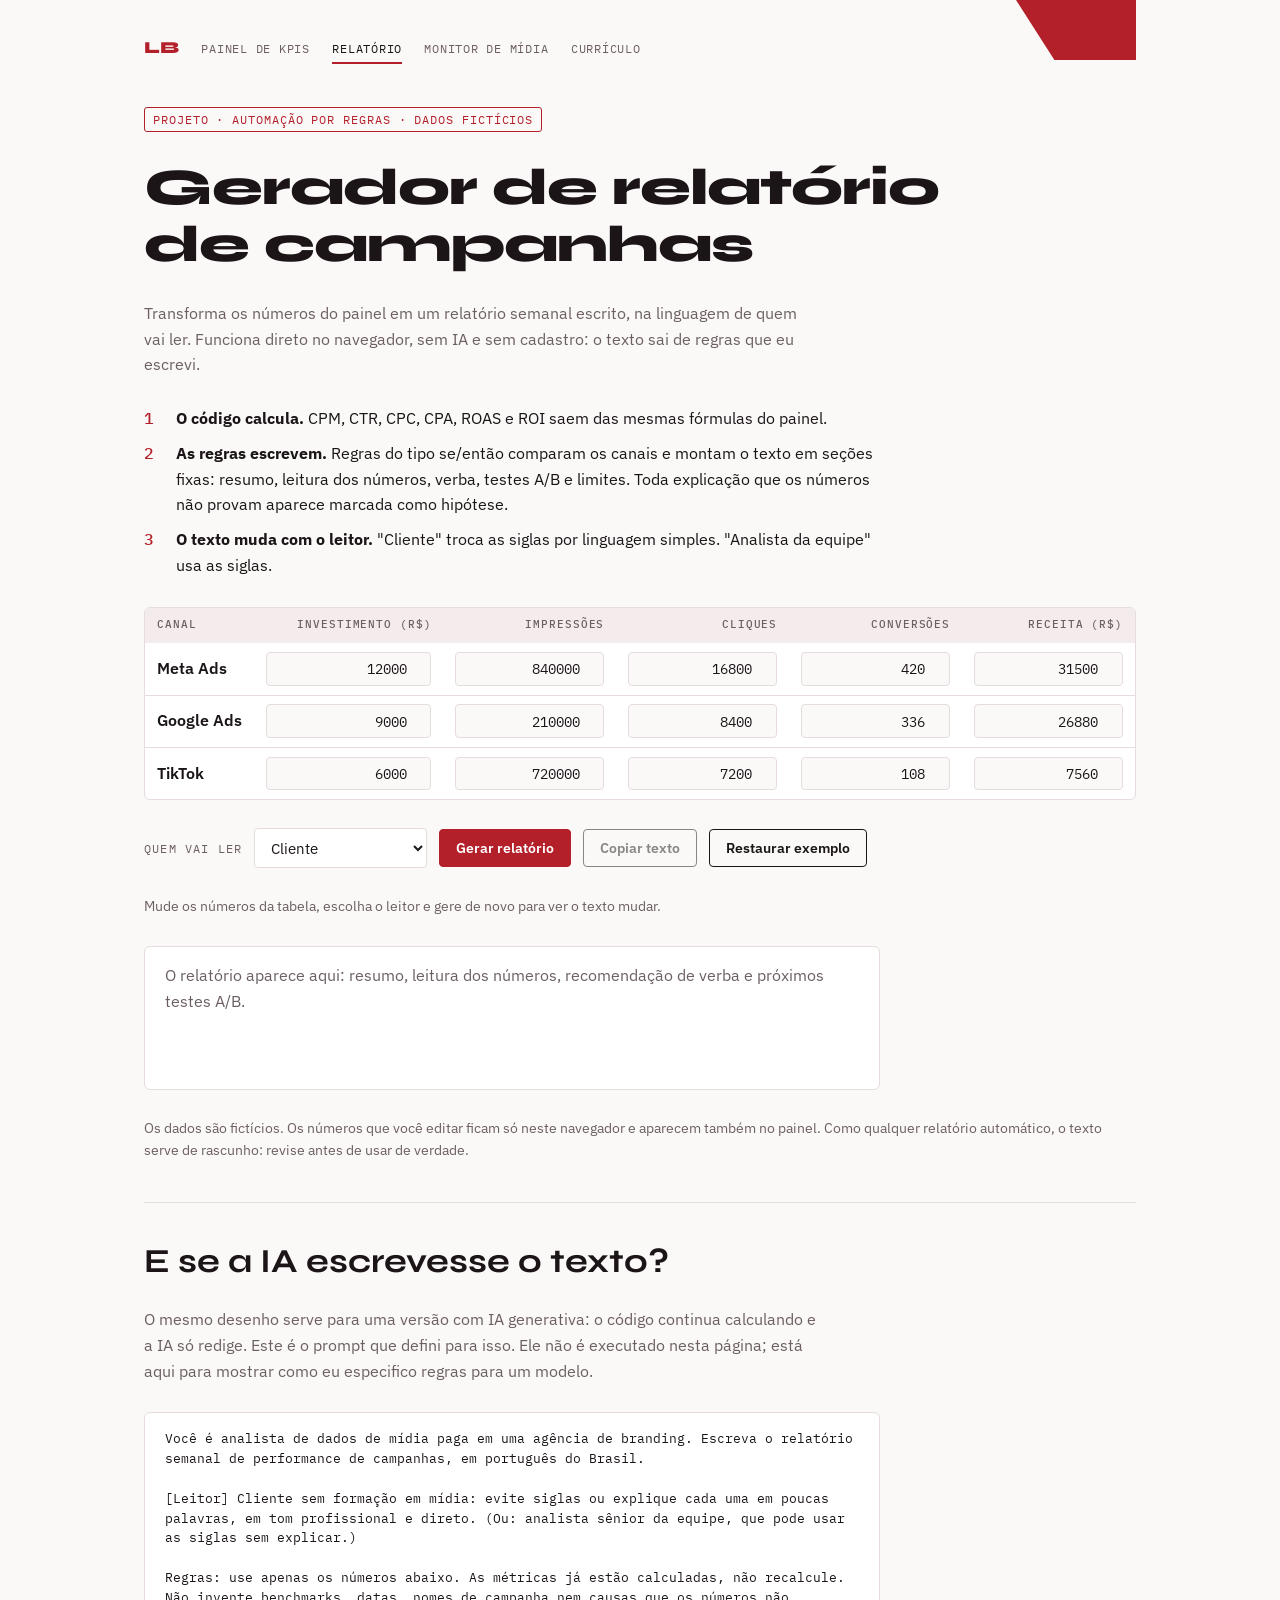
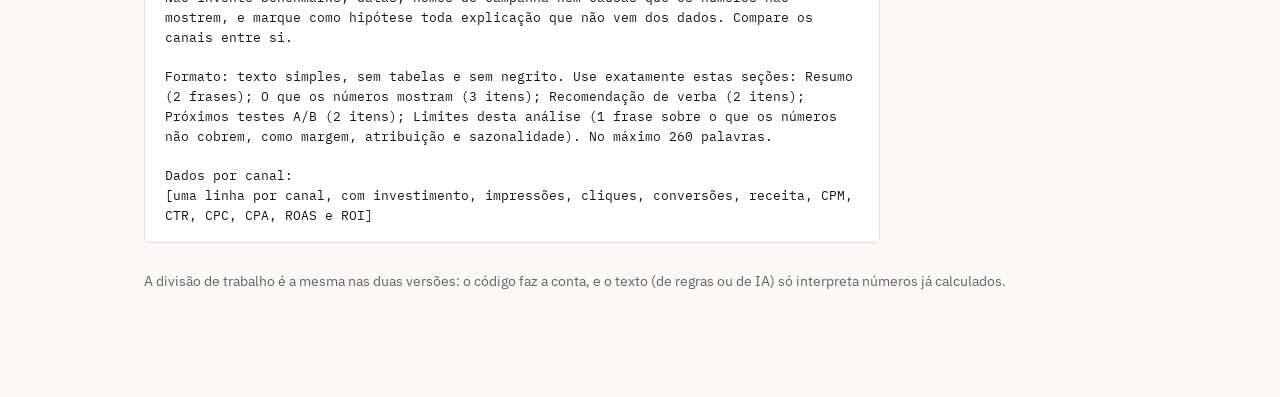
<file: relatorio.html>
<!doctype html>
<html lang="pt-BR">
<head>
<meta charset="utf-8">
<meta name="viewport" content="width=device-width,initial-scale=1,viewport-fit=cover">
<title>Gerador de relatório de campanhas · Laiza Borges</title>
<meta name="description" content="Projeto demo com dados fictícios: transforma os números de campanhas de mídia em um relatório semanal escrito, para cliente ou para a equipe, usando regras.">
<meta property="og:type" content="website">
<meta property="og:title" content="Gerador de relatório de campanhas · Laiza Borges">
<meta property="og:description" content="Os números viram um relatório escrito: resumo, leitura, recomendação de verba e próximos testes A/B.">
<meta name="theme-color" content="#B3202A">
<link rel="icon" href="data:image/svg+xml,%3Csvg xmlns='http://www.w3.org/2000/svg' viewBox='0 0 32 32'%3E%3Crect width='32' height='32' rx='6' fill='%23B3202A'/%3E%3Ctext x='16' y='22' font-family='sans-serif' font-size='16' font-weight='700' text-anchor='middle' fill='white'%3ELB%3C/text%3E%3C/svg%3E">
<link rel="preconnect" href="https://fonts.googleapis.com">
<link rel="preconnect" href="https://fonts.gstatic.com" crossorigin>
<link href="https://fonts.googleapis.com/css2?family=IBM+Plex+Mono:wght@400;500&family=IBM+Plex+Sans:wght@400;500;600&family=Syne:wght@600;700;800&display=swap" rel="stylesheet">
<link rel="stylesheet" href="style.css">
</head>
<body>
<div class="page">
  <div class="corner" aria-hidden="true"></div>

  <nav class="nav" aria-label="Principal">
    <a class="brand" href="index.html">LB</a>
    <a href="painel.html">Painel de KPIs</a>
    <a href="relatorio.html" aria-current="page">Relatório</a>
    <a href="monitor.html">Monitor de mídia</a>
    <a href="curriculo.html">Currículo</a>
  </nav>

  <section class="demo" style="border-top:0">
    <span class="tag">Projeto · automação por regras · dados fictícios</span>
    <h1 style="font-size:clamp(2rem,6vw,3.2rem)">Gerador de relatório de campanhas</h1>
    <p class="sub">Transforma os números do painel em um relatório semanal escrito, na linguagem de quem vai ler. Funciona direto no navegador, sem IA e sem cadastro: o texto sai de regras que eu escrevi.</p>

    <ol class="steps">
      <li><strong>O código calcula.</strong> CPM, CTR, CPC, CPA, ROAS e ROI saem das mesmas fórmulas do painel.</li>
      <li><strong>As regras escrevem.</strong> Regras do tipo se/então comparam os canais e montam o texto em seções fixas: resumo, leitura dos números, verba, testes A/B e limites. Toda explicação que os números não provam aparece marcada como hipótese.</li>
      <li><strong>O texto muda com o leitor.</strong> "Cliente" troca as siglas por linguagem simples. "Analista da equipe" usa as siglas.</li>
    </ol>

    <div class="scroll" role="region" aria-label="Dados de entrada por canal" tabindex="0">
      <table>
        <thead>
          <tr><th>Canal</th><th>Investimento (R$)</th><th>Impressões</th><th>Cliques</th><th>Conversões</th><th>Receita (R$)</th></tr>
        </thead>
        <tbody id="in-body"></tbody>
      </table>
    </div>

    <div class="controls">
      <label for="who" class="label">Quem vai ler</label>
      <select id="who">
        <option value="cliente">Cliente</option>
        <option value="interno">Analista da equipe</option>
      </select>
      <button type="button" id="run" class="primary">Gerar relatório</button>
      <button type="button" id="copy-rep" disabled>Copiar texto</button>
      <button type="button" id="reset">Restaurar exemplo</button>
    </div>
    <p class="legend" id="status" role="status" aria-live="polite">Mude os números da tabela, escolha o leitor e gere de novo para ver o texto mudar.</p>
    <div class="out" id="out" aria-live="polite"><p class="ph">O relatório aparece aqui: resumo, leitura dos números, recomendação de verba e próximos testes A/B.</p></div>
    <p class="legend">Os dados são fictícios. Os números que você editar ficam só neste navegador e aparecem também no painel. Como qualquer relatório automático, o texto serve de rascunho: revise antes de usar de verdade.</p>
  </section>

  <section class="demo">
    <h2>E se a IA escrevesse o texto?</h2>
    <p class="sub">O mesmo desenho serve para uma versão com IA generativa: o código continua calculando e a IA só redige. Este é o prompt que defini para isso. Ele não é executado nesta página; está aqui para mostrar como eu especifico regras para um modelo.</p>
    <pre class="prompt">Você é analista de dados de mídia paga em uma agência de branding. Escreva o relatório semanal de performance de campanhas, em português do Brasil.

[Leitor] Cliente sem formação em mídia: evite siglas ou explique cada uma em poucas palavras, em tom profissional e direto. (Ou: analista sênior da equipe, que pode usar as siglas sem explicar.)

Regras: use apenas os números abaixo. As métricas já estão calculadas, não recalcule. Não invente benchmarks, datas, nomes de campanha nem causas que os números não mostrem, e marque como hipótese toda explicação que não vem dos dados. Compare os canais entre si.

Formato: texto simples, sem tabelas e sem negrito. Use exatamente estas seções: Resumo (2 frases); O que os números mostram (3 itens); Recomendação de verba (2 itens); Próximos testes A/B (2 itens); Limites desta análise (1 frase sobre o que os números não cobrem, como margem, atribuição e sazonalidade). No máximo 260 palavras.

Dados por canal:
[uma linha por canal, com investimento, impressões, cliques, conversões, receita, CPM, CTR, CPC, CPA, ROAS e ROI]</pre>
    <p class="legend">A divisão de trabalho é a mesma nas duas versões: o código faz a conta, e o texto (de regras ou de IA) só interpreta números já calculados.</p>
  </section>
</div>

<script src="kpi.js"></script>
<script src="relatorio.js"></script>
<script>
(function () {
  var data = KPI.load();
  var tbody = document.getElementById('in-body');
  var out = document.getElementById('out');
  var status = document.getElementById('status');
  var copyBtn = document.getElementById('copy-rep');
  var last = '';

  KPI.bindInputs(tbody, data, function () {});

  function gerar() {
    last = Relatorio.gerar(data, document.getElementById('who').value);
    Relatorio.render(last, out);
    copyBtn.disabled = false;
    status.textContent = 'Relatório gerado. Revise antes de usar.';
  }
  document.getElementById('run').addEventListener('click', gerar);
  document.getElementById('who').addEventListener('change', function () { if (last) gerar(); });

  document.getElementById('reset').addEventListener('click', function () {
    KPI.reset(data);
    KPI.renderInputs(tbody, data);
    if (last) gerar();
  });

  copyBtn.addEventListener('click', function () {
    var txt = Relatorio.plain(last);
    function fallback() { status.textContent = 'Não consegui copiar. Selecione o texto do relatório e use Ctrl+C.'; }
    try {
      navigator.clipboard.writeText(txt).then(function () { status.textContent = 'Texto copiado.'; }, fallback);
    } catch (e) { fallback(); }
  });
})();
</script>
</body>
</html>
</file>
<file: style.css>
/* Portfólio Laiza Borges: relatório de mídia em coluna única; vermelho só onde há decisão ou destaque. */
:root {
  --bg: #FBF8F8;
  --surface: #FFFFFF;
  --fg: #1B1517;
  --muted: #6B5F62;
  --line: #E6DCDD;
  --soft: #F4ECEC;
  --accent: #B3202A;
  --accent-fg: #FFFFFF;
  --good: #1F7A4D;
  --bad: #B3202A;
  --display: 'Syne', 'Trebuchet MS', sans-serif;
  --body: 'IBM Plex Sans', system-ui, -apple-system, 'Segoe UI', sans-serif;
  --mono: 'IBM Plex Mono', ui-monospace, 'SFMono-Regular', Menlo, monospace;
  color-scheme: light;
}
@media (prefers-color-scheme: dark) {
  :root:not([data-theme="light"]) {
    --bg: #141011; --surface: #1C1618; --fg: #F4ECEC; --muted: #A89B9E; --line: #32282B; --soft: #231C1E;
    --accent: #F0646C; --accent-fg: #1B1517; --good: #4FC08A; --bad: #F0646C;
    color-scheme: dark;
  }
}
:root[data-theme="dark"] {
  --bg: #141011; --surface: #1C1618; --fg: #F4ECEC; --muted: #A89B9E; --line: #32282B; --soft: #231C1E;
  --accent: #F0646C; --accent-fg: #1B1517; --good: #4FC08A; --bad: #F0646C;
  color-scheme: dark;
}

* { box-sizing: border-box; }
html { scroll-padding-top: env(safe-area-inset-top, 0px); }
body {
  margin: 0;
  background: var(--bg);
  color: var(--fg);
  font-family: var(--body);
  font-size: 16px;
  line-height: 1.6;
  padding-block: 2rem 4rem;
  padding-left: max(16px, env(safe-area-inset-left, 0px));
  padding-right: max(16px, env(safe-area-inset-right, 0px));
}
img { max-width: 100%; }
[hidden]:not([hidden=until-found i]) { display: none !important; }
.page { position: relative; max-width: 62rem; margin: 0 auto; }
.corner {
  position: absolute; top: -2rem; right: 0;
  width: clamp(4rem, 14vw, 7.5rem); aspect-ratio: 2 / 1;
  background: var(--accent);
  clip-path: polygon(0 0, 100% 0, 100% 100%, 32% 100%);
}
:focus-visible { outline: 2px solid var(--accent); outline-offset: 2px; }
a { color: var(--fg); text-decoration-color: var(--accent); text-underline-offset: 3px; }
a:hover { color: var(--accent); }

h1, h2, h3 { font-family: var(--display); line-height: 1.1; margin: 0; text-wrap: balance; }
p { margin: 0; }
.label {
  font-family: var(--mono); font-size: 0.75rem; letter-spacing: 0.1em;
  text-transform: uppercase; color: var(--muted);
}

/* Navegação */
.nav {
  display: flex; flex-wrap: wrap; align-items: center; gap: 0.35rem 1.4rem;
  padding-right: clamp(4.5rem, 16vw, 8.5rem);
  font-family: var(--mono); font-size: 0.78rem; letter-spacing: 0.06em; text-transform: uppercase;
}
.nav a { text-decoration: none; color: var(--muted); padding-block: 0.2rem; border-bottom: 2px solid transparent; }
.nav a:hover { color: var(--fg); }
.nav a[aria-current="page"] { color: var(--fg); border-bottom-color: var(--accent); }
.nav .brand { font-family: var(--display); font-weight: 800; font-size: 1.05rem; letter-spacing: 0; color: var(--accent); }

/* Hero */
.hero { padding-top: clamp(2rem, 7vw, 3.5rem); padding-bottom: 2.5rem; display: grid; gap: 1.25rem; }
h1 { font-size: clamp(2.4rem, 7.5vw, 4.6rem); font-weight: 800; letter-spacing: -0.02em; }
h1 span { color: var(--accent); }
.lead { max-width: 40rem; font-size: 1.15rem; }
.actions { display: flex; flex-wrap: wrap; gap: 0.75rem; }
.facts { display: grid; grid-template-columns: repeat(auto-fit, minmax(14rem, 1fr)); gap: 1.25rem 2rem; margin: 0.5rem 0 0; border-top: 1px solid var(--line); padding-top: 1.25rem; }
.facts div { min-width: 0; }
.facts dt { font-family: var(--mono); font-size: 0.72rem; letter-spacing: 0.1em; text-transform: uppercase; color: var(--muted); }
.facts dd { margin: 0.2rem 0 0; }

/* Seções */
section { border-top: 1px solid var(--line); padding-block: 2.5rem; display: grid; gap: 1.5rem; }
h2 { font-size: clamp(1.6rem, 4vw, 2.1rem); font-weight: 700; }
h3 { font-size: 1.2rem; font-weight: 700; }
.sub { max-width: 42rem; color: var(--muted); }
.back { font-family: var(--mono); font-size: 0.78rem; letter-spacing: 0.06em; text-transform: uppercase; }

/* Cartões de projeto */
.cards { display: grid; grid-template-columns: repeat(auto-fit, minmax(16rem, 1fr)); gap: 1rem; }
.card {
  display: grid; gap: 0.7rem; align-content: start; padding: 1.25rem;
  border: 1px solid var(--line); border-radius: 6px; background: var(--surface);
  text-decoration: none; color: var(--fg);
}
.card:hover { border-color: var(--accent); color: var(--fg); }
.card h3 { font-size: 1.3rem; }
.card p { color: var(--muted); font-size: 0.95rem; }
.card .go { font-family: var(--mono); font-size: 0.8rem; color: var(--accent); }

/* Projetos (páginas internas) */
.demo { gap: 1.75rem; }
.tag {
  display: inline-block; font-family: var(--mono); font-size: 0.72rem; letter-spacing: 0.08em; text-transform: uppercase;
  padding: 0.15rem 0.5rem; border: 1px solid var(--accent); color: var(--accent); border-radius: 3px; width: fit-content;
}
.scroll { overflow-x: auto; border: 1px solid var(--line); border-radius: 6px; background: var(--surface); }
table { width: 100%; min-width: 38rem; border-collapse: collapse; font-variant-numeric: tabular-nums; }
th, td { padding: 0.55rem 0.75rem; text-align: right; border-bottom: 1px solid var(--line); white-space: nowrap; }
tr:last-child th, tr:last-child td { border-bottom: 0; }
thead th { font-family: var(--mono); font-size: 0.7rem; letter-spacing: 0.08em; text-transform: uppercase; color: var(--muted); font-weight: 500; background: var(--soft); }
th:first-child, td:first-child { text-align: left; }
tbody th { font-weight: 600; }
tfoot td, tfoot th { font-weight: 600; background: var(--soft); border-bottom: 0; }
td.num { font-family: var(--mono); font-size: 0.9rem; }
input[type="number"] {
  width: 100%; min-width: 6.5rem; padding: 0.4rem 0.55rem; text-align: right;
  font-family: var(--mono); font-size: 0.9rem; color: var(--fg);
  background: var(--bg); border: 1px solid var(--line); border-radius: 4px;
}
input[type="number"]:hover { border-color: var(--muted); }
.pill {
  display: inline-block; margin-left: 0.5rem; font-family: var(--mono); font-size: 0.65rem; letter-spacing: 0.06em;
  text-transform: uppercase; padding: 0.05rem 0.4rem; border: 1px solid currentColor; border-radius: 999px; font-weight: 500; vertical-align: 0.1em;
}
.pill.good { color: var(--good); }
.pill.bad { color: var(--bad); }
.pill.neutral { color: var(--muted); }

.strip { display: grid; grid-template-columns: repeat(auto-fit, minmax(9.5rem, 1fr)); gap: 1rem; }
.strip div { border-left: 2px solid var(--line); padding-left: 0.9rem; min-width: 0; }
.strip .v { font-family: var(--display); font-size: 1.7rem; font-weight: 700; line-height: 1.15; overflow-wrap: anywhere; }

.chart-wrap { display: grid; gap: 0.75rem; }
.chart { display: grid; gap: 0.6rem; }
.bar-row { display: grid; grid-template-columns: 6.5rem 1fr 4.5rem; gap: 0.75rem; align-items: center; }
.bar-name { font-weight: 600; font-size: 0.95rem; }
.bar-val { font-family: var(--mono); font-size: 0.9rem; text-align: right; }
.track { position: relative; height: 1.5rem; background: var(--soft); border-radius: 3px; }
.bar { position: absolute; inset: 0 auto 0 0; border-radius: 3px; transition: width 0.3s ease; }
.bar.good { background: var(--good); }
.bar.bad { background: var(--bad); }
.be { position: absolute; top: -0.25rem; bottom: -0.25rem; width: 0; border-left: 2px dashed var(--fg); }
.legend { font-size: 0.85rem; color: var(--muted); }
.insight { border-left: 3px solid var(--accent); padding: 0.25rem 0 0.25rem 1rem; max-width: 46rem; }
.formulas { display: grid; grid-template-columns: repeat(auto-fit, minmax(15rem, 1fr)); gap: 0.4rem 2rem; font-family: var(--mono); font-size: 0.8rem; color: var(--muted); margin: 0; padding: 0; list-style: none; }

button, .btn {
  display: inline-block; font-family: var(--body); font-size: 0.9rem; font-weight: 600; line-height: 1.4; cursor: pointer;
  padding: 0.5rem 1rem; border-radius: 4px; border: 1px solid var(--fg); background: transparent; color: var(--fg); width: fit-content;
  text-decoration: none;
}
button:hover, .btn:hover { background: var(--fg); color: var(--bg); }
.btn.primary, button.primary { background: var(--accent); color: var(--accent-fg); border-color: var(--accent); }
.btn.primary:hover, button.primary:hover { background: var(--accent); color: var(--accent-fg); filter: brightness(1.1); }
button:disabled { opacity: 0.5; cursor: not-allowed; }

.steps { margin: 0; padding: 0; list-style: none; display: grid; gap: 0.6rem; counter-reset: step; max-width: 46rem; }
.steps li { counter-increment: step; position: relative; padding-left: 2rem; }
.steps li::before { content: counter(step); position: absolute; left: 0; top: 0; font-family: var(--mono); font-weight: 500; color: var(--accent); }

/* Gerador de relatório */
.controls { display: flex; flex-wrap: wrap; gap: 0.75rem; align-items: center; }
select {
  font-family: var(--body); font-size: 0.95rem; color: var(--fg); background: var(--surface);
  border: 1px solid var(--line); border-radius: 4px; padding: 0.5rem 0.75rem;
}
.out { border: 1px solid var(--line); border-radius: 6px; background: var(--surface); padding: 1rem 1.25rem; min-height: 9rem; max-width: 46rem; }
.out h4 { margin: 1rem 0 0.3rem; font-family: var(--mono); font-size: 0.75rem; letter-spacing: 0.1em; text-transform: uppercase; color: var(--accent); }
.out h4:first-child { margin-top: 0; }
.out p { margin: 0 0 0.5rem; }
.out ul { margin: 0 0 0.5rem; padding-left: 1.2rem; }
.out li { margin-bottom: 0.4rem; }
.out .ph { color: var(--muted); margin: 0; }
pre.prompt {
  margin: 0; padding: 1rem 1.25rem; max-width: 46rem; border: 1px solid var(--line); border-radius: 6px; background: var(--surface);
  font-family: var(--mono); font-size: 0.8rem; line-height: 1.55; white-space: pre-wrap; overflow-wrap: anywhere;
}

/* Monitor de mídia */
.mail-frame { border: 1px solid var(--line); border-radius: 6px; background: var(--surface); overflow: hidden; }
.mail-head { display: grid; gap: 0.35rem; padding: 0.9rem 1.1rem; background: var(--soft); border-bottom: 1px solid var(--line); font-size: 0.92rem; }
.mail-head .label { margin-right: 0.6rem; }
.mail-body { padding: 1.25rem 1.1rem; display: grid; gap: 1.1rem; }
.dist { display: flex; height: 0.9rem; border-radius: 3px; overflow: hidden; background: var(--soft); }
.dist span { display: block; height: 100%; }
.dist .good { background: var(--good); }
.dist .neutral { background: var(--muted); }
.dist .bad { background: var(--bad); }
.filters { display: flex; flex-wrap: wrap; gap: 0.5rem; }
.filters button { padding: 0.3rem 0.8rem; font-size: 0.85rem; }
.filters button[aria-pressed="true"] { background: var(--fg); color: var(--bg); }
.news-item { display: grid; grid-template-columns: 6.5rem 1fr; gap: 0.25rem 1rem; padding: 0.9rem 0; border-top: 1px solid var(--line); }
.news-item .pill { margin-left: 0; width: fit-content; height: fit-content; }
.news-item .t { font-weight: 600; }
.news-item .meta { font-family: var(--mono); font-size: 0.75rem; color: var(--muted); }
.news-item .why { color: var(--muted); font-size: 0.92rem; }

/* Experiência */
.timeline { display: grid; gap: 0; }
.job { display: grid; grid-template-columns: 11rem 1fr; gap: 0.5rem 2rem; padding-block: 1.4rem; border-top: 1px solid var(--line); }
.job:first-child { border-top: 0; padding-top: 0; }
.when { font-family: var(--mono); font-size: 0.82rem; color: var(--muted); }
.when strong { display: block; color: var(--accent); font-weight: 500; }
.job h3 { font-size: 1.2rem; font-weight: 700; }
.job .org { color: var(--muted); margin-bottom: 0.4rem; }
.job p.d { max-width: 44rem; }

/* Habilidades e formação */
.two { display: grid; grid-template-columns: repeat(auto-fit, minmax(18rem, 1fr)); gap: 2.5rem; }
.two > div { min-width: 0; display: grid; gap: 1.25rem; align-content: start; }
.rows { display: grid; gap: 0.9rem; margin: 0; }
.rows dt { font-family: var(--mono); font-size: 0.72rem; letter-spacing: 0.1em; text-transform: uppercase; color: var(--muted); }
.rows dd { margin: 0.1rem 0 0; }
.lvl { color: var(--muted); font-size: 0.9rem; }
ul.plain { margin: 0; padding: 0; list-style: none; display: grid; gap: 0.9rem; }
ul.plain li strong { display: block; }
ul.plain li span { color: var(--muted); font-size: 0.92rem; }

/* Contato */
.contact { gap: 1rem; }
.mail { display: flex; flex-wrap: wrap; gap: 0.75rem; align-items: center; }
.mail code { font-family: var(--mono); font-size: 1rem; overflow-wrap: anywhere; }
.links { display: flex; flex-wrap: wrap; gap: 0.4rem 1.5rem; }
.foot { font-size: 0.85rem; color: var(--muted); padding-top: 1rem; }

/* Currículo */
.cv-top { display: flex; flex-wrap: wrap; justify-content: space-between; gap: 1rem; align-items: end; }
.cv-contact { display: flex; flex-wrap: wrap; gap: 0.25rem 1.5rem; color: var(--muted); font-size: 0.95rem; }
.cv-contact a { color: var(--muted); }
.cv-contact a:hover { color: var(--accent); }

@media (max-width: 40rem) {
  .news-item { grid-template-columns: 1fr; }
  .job { grid-template-columns: 1fr; gap: 0.25rem; }
  .bar-row { grid-template-columns: 5rem 1fr 4rem; gap: 0.5rem; }
}
@media (prefers-reduced-motion: reduce) { .bar { transition: none; } }

@media print {
  :root:root:root {
    --bg: #fff; --surface: #fff; --fg: #000; --muted: #444; --line: #ccc; --soft: #f1f1f1; --accent: #B3202A;
    color-scheme: light;
  }
  .nav, .corner, .noprint, button, .btn { display: none !important; }
  body { padding: 0; font-size: 11pt; line-height: 1.45; }
  .page { max-width: none; }
  .hero { padding-top: 0; padding-bottom: 1rem; }
  h1 { font-size: 26pt; }
  section { padding-block: 1rem; gap: 0.9rem; break-inside: avoid-page; }
  .job { padding-block: 0.7rem; break-inside: avoid; }
  a { color: #000; text-decoration: none; }
}
</file>
